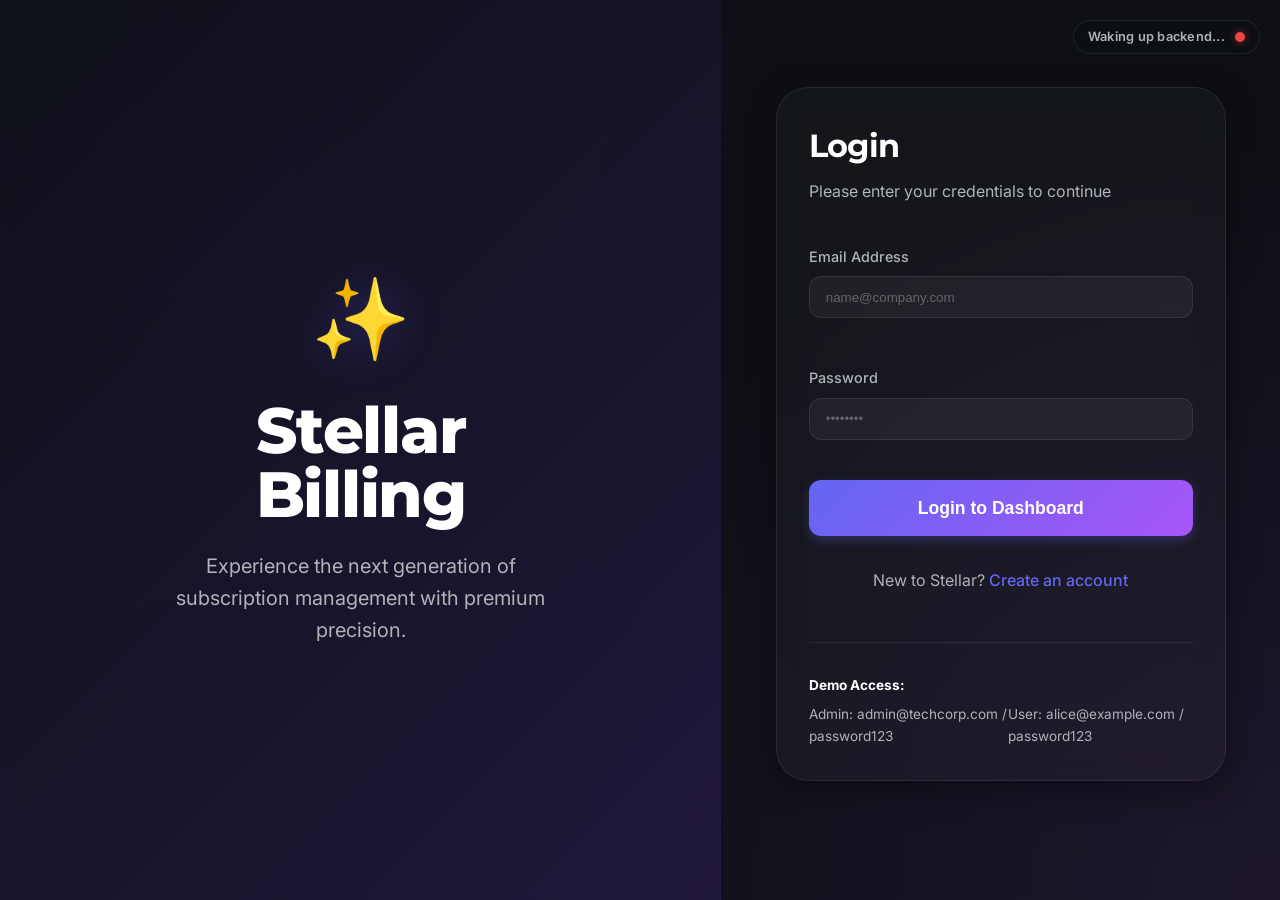
<file: frontend/index.html>
<!DOCTYPE html>
<html lang="en">

<head>
    <meta charset="UTF-8">
    <meta name="viewport" content="width=device-width, initial-scale=1.0">
    <title>Login - Stellar Billing</title>
    <link rel="stylesheet" href="style.css">
</head>

<body>
    <div id="backend-status-container"
        style="position: fixed; top: 20px; right: 20px; display: flex; align-items: center; gap: 10px; z-index: 9999; background: rgba(13, 15, 20, 0.6); padding: 6px 14px; border-radius: 20px; border: 1px solid var(--card-border); backdrop-filter: blur(8px); transition: all 0.4s ease;">
        <span id="backend-text"
            style="color: var(--text-secondary); font-size: 0.8rem; font-weight: 600; letter-spacing: 0.02em;">Waking up
            backend...</span>
        <div id="backend-status"
            style="width: 10px; height: 10px; background: #ef4444; border-radius: 50%; box-shadow: 0 0 10px rgba(239, 68, 68, 0.5); transition: all 0.3s ease;">
        </div>
    </div>

    <div class="dashboard-layout" style="display: flex;">
        <!-- Left Side: Branding/Illustration -->
        <div style="flex: 1.2; background: linear-gradient(135deg, rgba(13, 15, 20, 0.8) 0%, rgba(26, 20, 46, 0.8) 50%, rgba(37, 27, 69, 0.8) 100%), url('https://lh3.googleusercontent.com/aida-public/[base64]'); background-size: cover; background-position: center; display: flex; flex-direction: column; justify-content: center; align-items: center; padding: 4rem; position: relative; overflow: hidden;"
            class="branding-section">

            <div style="z-index: 10; text-align: center;">
                <div style="font-size: 5rem; margin-bottom: 1rem; filter: drop-shadow(0 0 20px var(--accent-glow));">✨
                </div>
                <h1 style="font-size: 4rem; font-weight: 800; margin-bottom: 1.5rem; line-height: 1;">Stellar<br>Billing
                </h1>
                <p style="font-size: 1.25rem; color: var(--text-secondary); max-width: 400px;">Experience the next
                    generation of subscription management with premium precision.</p>
            </div>
        </div>

        <!-- Right Side: Login Form -->
        <div style="flex: 1; display: flex; justify-content: center; align-items: center; padding: 2rem;">
            <div class="card" style="width: 100%; max-width: 450px; border-radius: 32px;">
                <h2 style="margin-bottom: 0.5rem; font-size: 2rem;">Login</h2>
                <p style="color: var(--text-secondary); margin-bottom: 2.5rem;">Please enter your credentials to
                    continue</p>

                <form id="loginForm">
                    <div style="margin-bottom: 1.5rem;">
                        <label>Email Address</label>
                        <input type="email" id="email" required placeholder="name@company.com">
                    </div>

                    <div style="margin-bottom: 1rem;">
                        <label>Password</label>
                        <input type="password" id="password" required placeholder="••••••••">
                    </div>

                    <button type="submit" style="width: 100%; height: 56px; font-size: 1.1rem;">
                        Login to Dashboard
                    </button>
                </form>

                <p style="text-align: center; margin-top: 2rem; color: var(--text-secondary);">
                    New to Stellar? <a href="auth/register.html">Create an account</a>
                </p>

                <div
                    style="margin-top: 3rem; padding-top: 2rem; border-top: 1px solid var(--card-border); font-size: 0.85rem; color: var(--text-secondary);">
                    <strong style="color: white; display: block; margin-bottom: 0.5rem;">Demo Access:</strong>
                    <div style="display: flex; justify-content: space-between;">
                        <span>Admin: admin@techcorp.com / password123</span>
                        <span>User: alice@example.com / password123</span>
                    </div>
                </div>
            </div>
        </div>
    </div>

    <script src="./config.js"></script>
    <script>
        const wait = (ms) => new Promise(resolve => setTimeout(resolve, ms));

        async function checkBackend(maxRetries = 20) {
            let attempts = 0;
            const statusIndicator = document.getElementById('backend-status');
            const statusText = document.getElementById('backend-text');

            while (attempts < maxRetries) {
                try {
                    const response = await fetch(`${API_URL}/auth/ping`, {
                        method: 'GET',
                        headers: { 'Content-Type': 'application/json' },
                    });

                    if (response.ok) {
                        console.log("Welcome to Stellar!");
                        statusIndicator.style.background = '#22c55e'; // Green
                        statusIndicator.style.boxShadow = '0 0 10px rgba(34, 197, 94, 0.5)';
                        statusText.textContent = 'Backend connected!';
                        statusText.style.color = '#22c55e';
                        return true;
                    }
                } catch (error) {
                    console.log('Connection failed, retrying...');
                    statusIndicator.style.background = '#ef4444'; // Red
                    statusIndicator.style.boxShadow = '0 0 10px rgba(239, 68, 68, 0.5)';
                    statusText.textContent = 'Waking up backend...';
                    statusText.style.color = 'var(--text-secondary)';
                }

                attempts++;
                console.log(`Backend not ready. Attempt ${attempts}/${maxRetries}. Retrying in 5s...`);
                await wait(5000);
            }

            statusText.textContent = 'Backend offline';
            statusText.style.color = '#ef4444';
            console.error('Max retries reached. System offline.');
            return false;
        }

        checkBackend();

        document.getElementById('loginForm').addEventListener('submit', async (e) => {
            e.preventDefault();
            const email = document.getElementById('email').value;
            const password = document.getElementById('password').value;

            try {
                const res = await fetch(`${API_URL}/auth/login`, {
                    method: 'POST',
                    headers: { 'Content-Type': 'application/json' },
                    body: JSON.stringify({ email, password })
                });

                if (!res.ok) throw new Error('Login failed. Please check your credentials.');

                const user = await res.json();
                localStorage.setItem('user', JSON.stringify(user));

                if (user.role === 'company') {
                    window.location.href = 'company/dashboard.html';
                } else {
                    window.location.href = 'user/dashboard.html';
                }
            } catch (err) {
                alert(err.message);
            }
        });
    </script>
</body>

</html>
</file>
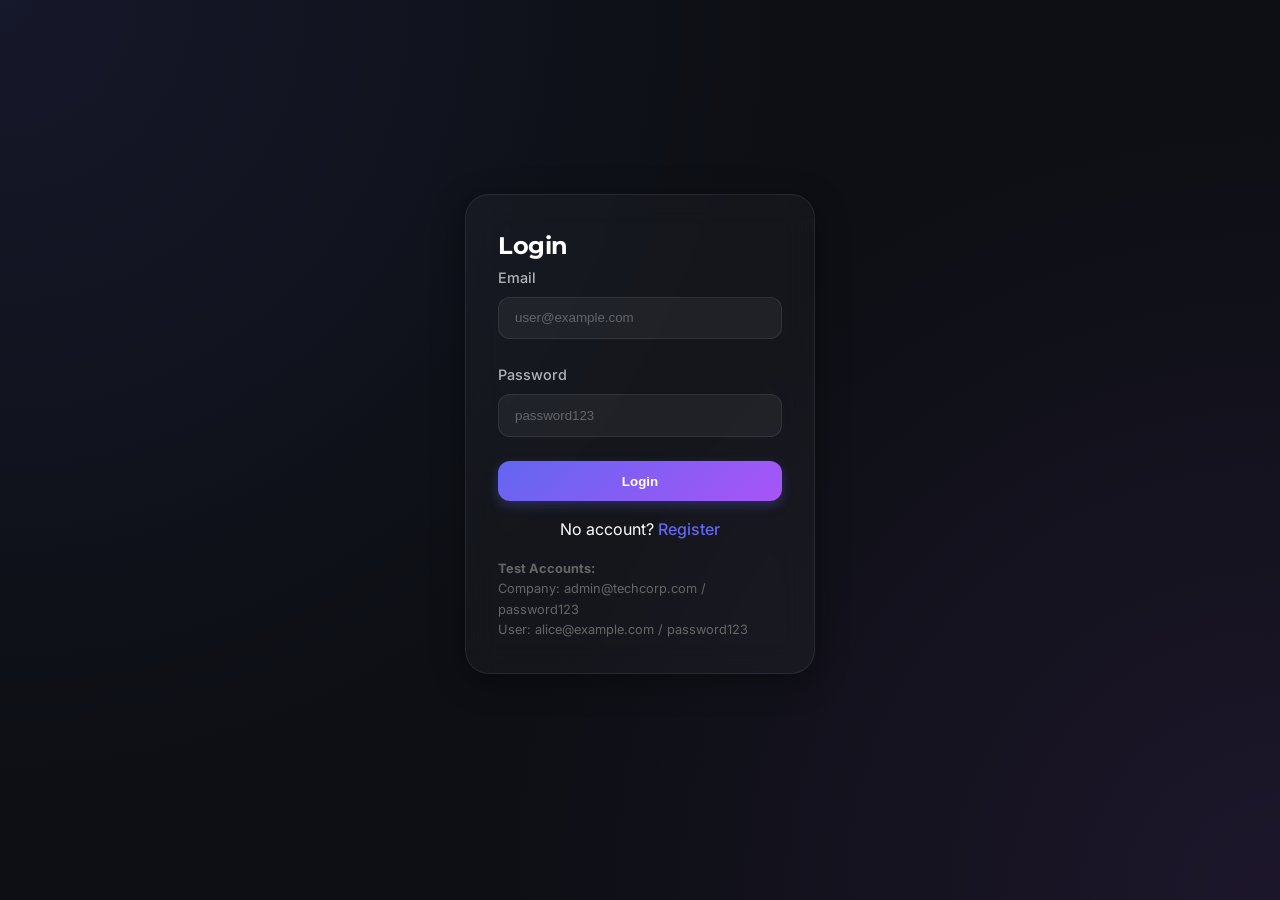
<file: frontend/auth/index.html>
<!DOCTYPE html>
<html lang="en">

<head>
    <meta charset="UTF-8">
    <title>Login - Billing System</title>
    <link rel="stylesheet" href="../style.css">
</head>

<body style="display:flex; justify-content:center; align-items:center; height:100vh;">

    <div class="card" style="width: 350px;">
        <h2>Login</h2>
        <form id="loginForm">
            <label>Email</label>
            <input type="email" id="email" required placeholder="user@example.com">

            <label>Password</label>
            <input type="password" id="password" required placeholder="password123">

            <button type="submit" style="width:100%">Login</button>
        </form>
        <p style="text-align:center; margin-top:1rem;">
            No account? <a href="register.html">Register</a>
        </p>
        <div style="margin-top: 1rem; font-size: 0.8rem; color: #666;">
            <strong>Test Accounts:</strong><br>
            Company: admin@techcorp.com / password123<br>
            User: alice@example.com / password123
        </div>
    </div>

    <script src="../config.js"></script>
    <script>
        document.getElementById('loginForm').addEventListener('submit', async (e) => {
            e.preventDefault();
            const email = document.getElementById('email').value;
            const password = document.getElementById('password').value;

            try {
                const res = await fetch(`${API_URL}/auth/login`, {
                    method: 'POST',
                    headers: { 'Content-Type': 'application/json' },
                    body: JSON.stringify({ email, password })
                });

                if (!res.ok) throw new Error('Login failed');

                const user = await res.json();
                localStorage.setItem('user', JSON.stringify(user));

                if (user.role === 'company') {
                    window.location.href = '../company/dashboard.html';
                } else {
                    window.location.href = '../user/dashboard.html';
                }
            } catch (err) {
                alert(err.message);
            }
        });
    </script>
</body>

</html>
</file>
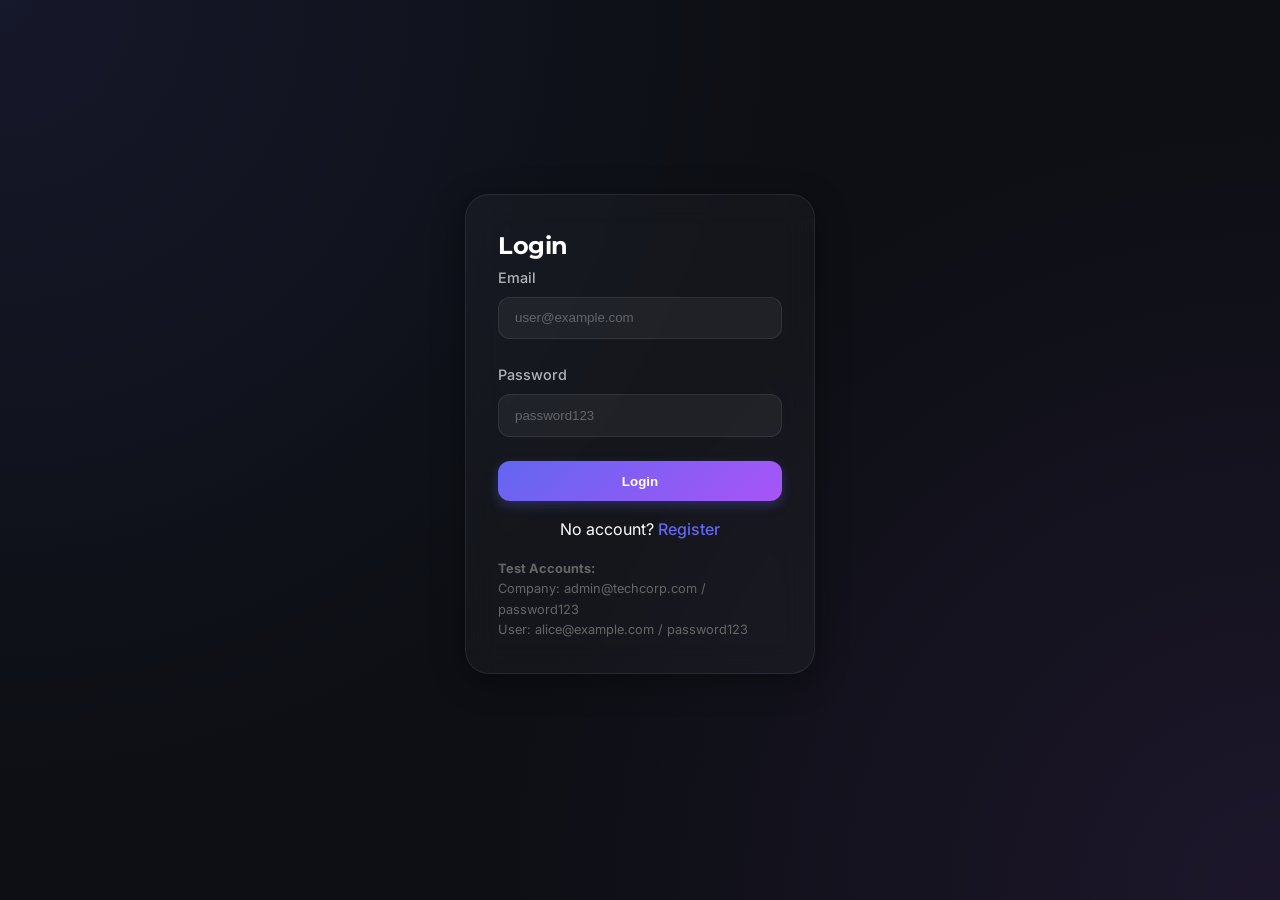
<file: frontend/auth/login.html>
<!DOCTYPE html>
<html lang="en">
<head>
    <meta charset="UTF-8">
    <title>Login - Billing System</title>
    <link rel="stylesheet" href="../style.css">
</head>
<body style="display:flex; justify-content:center; align-items:center; height:100vh;">

    <div class="card" style="width: 350px;">
        <h2>Login</h2>
        <form id="loginForm">
            <label>Email</label>
            <input type="email" id="email" required placeholder="user@example.com">
            
            <label>Password</label>
            <input type="password" id="password" required placeholder="password123">
            
            <button type="submit" style="width:100%">Login</button>
        </form>
        <p style="text-align:center; margin-top:1rem;">
            No account? <a href="register.html">Register</a>
        </p>
        <div style="margin-top: 1rem; font-size: 0.8rem; color: #666;">
            <strong>Test Accounts:</strong><br>
            Company: admin@techcorp.com / password123<br>
            User: alice@example.com / password123
        </div>
    </div>

    <script src="../config.js"></script>
    <script>
        document.getElementById('loginForm').addEventListener('submit', async (e) => {
            e.preventDefault();
            const email = document.getElementById('email').value;
            const password = document.getElementById('password').value;

            try {
                const res = await fetch(`${API_URL}/auth/login`, {
                    method: 'POST',
                    headers: {'Content-Type': 'application/json'},
                    body: JSON.stringify({email, password})
                });

                if (!res.ok) throw new Error('Login failed');

                const user = await res.json();
                localStorage.setItem('user', JSON.stringify(user));

                if (user.role === 'company') {
                    window.location.href = '../company/dashboard.html';
                } else {
                    window.location.href = '../user/dashboard.html';
                }
            } catch (err) {
                alert(err.message);
            }
        });
    </script>
</body>
</html>
</file>
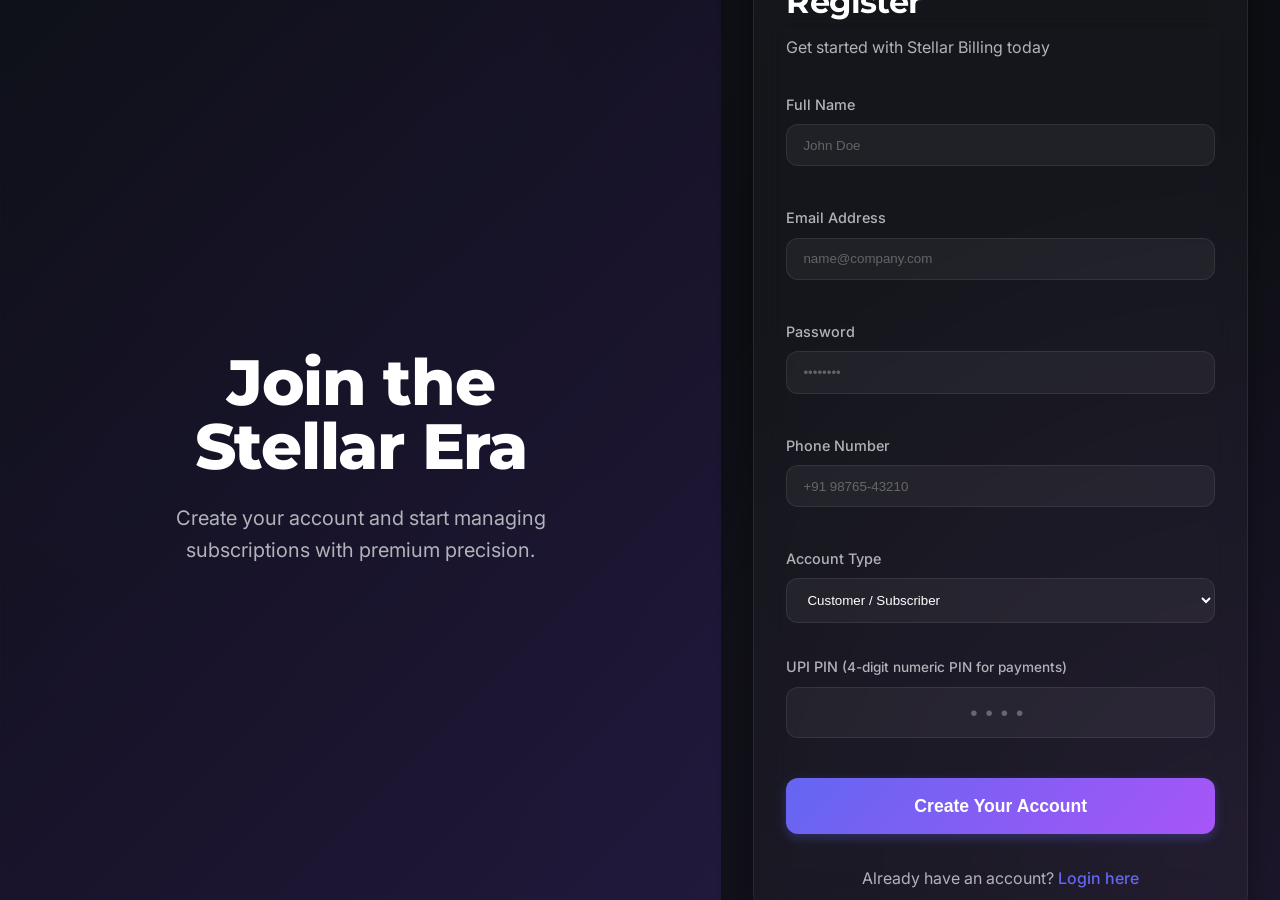
<file: frontend/auth/register.html>
<!DOCTYPE html>
<html lang="en">

<head>
    <meta charset="UTF-8">
    <meta name="viewport" content="width=device-width, initial-scale=1.0">
    <title>Register - Stellar Billing</title>
    <link rel="stylesheet" href="../style.css">
</head>

<body>
    <div class="dashboard-layout" style="display: flex;">
        <!-- Left Side: Branding/Illustration -->
        <div style="flex: 1.2; background: linear-gradient(135deg, rgba(13, 15, 20, 0.8) 0%, rgba(26, 20, 46, 0.8) 50%, rgba(37, 27, 69, 0.8) 100%), url('https://lh3.googleusercontent.com/aida-public/[base64]'); background-size: cover; background-position: center; display: flex; flex-direction: column; justify-content: center; align-items: center; padding: 4rem; position: relative; overflow: hidden;"
            class="branding-section">

            <div style="z-index: 10; text-align: center;">
                <div
                    style="font-size: 5rem; margin-bottom: 1rem; filter: drop-shadow(0 0 20px rgba(168, 85, 247, 0.4));">
                </div>
                <h1 style="font-size: 4rem; font-weight: 800; margin-bottom: 1.5rem; line-height: 1;">Join
                    the<br>Stellar Era</h1>
                <p style="font-size: 1.25rem; color: var(--text-secondary); max-width: 400px;">Create your account and
                    start managing subscriptions with premium precision.</p>
            </div>
        </div>

        <!-- Right Side: Register Form -->
        <div style="flex: 1; display: flex; justify-content: center; align-items: center; padding: 2rem;">
            <div class="card" style="width: 100%; max-width: 500px; border-radius: 32px;">
                <h2 style="margin-bottom: 0.5rem; font-size: 2rem;">Register</h2>
                <p style="color: var(--text-secondary); margin-bottom: 2rem;">Get started with Stellar Billing today</p>

                <form id="registerForm">
                    <div style="display: grid; grid-template-columns: 1fr 1fr; gap: 1rem; margin-bottom: 1rem;">
                        <div style="grid-column: span 2;">
                            <label>Full Name</label>
                            <input type="text" id="name" required placeholder="John Doe">
                        </div>
                        <div style="grid-column: span 2;">
                            <label>Email Address</label>
                            <input type="email" id="email" required placeholder="name@company.com">
                        </div>
                        <div style="grid-column: span 2;">
                            <label>Password</label>
                            <input type="password" id="password" required placeholder="••••••••">
                        </div>
                        <div style="grid-column: span 2;">
                            <label>Phone Number</label>
                            <input type="tel" id="phoneNumber" required placeholder="+91 98765-43210">
                        </div>
                        <div style="grid-column: span 2;">
                            <label>Account Type</label>
                            <select id="role"
                                style="background: rgba(255, 255, 255, 0.05); border: 1px solid var(--card-border); border-radius: 12px; padding: 0.8rem 1rem; color: white; width: 100%; margin-bottom: 1rem;">
                                <option value="user" style="background: var(--bg-color);">Customer / Subscriber</option>
                                <option value="company" style="background: var(--bg-color);">Company / Merchant</option>
                            </select>
                        </div>
                        <div style="grid-column: span 2;" id="upiPinGroup">
                            <label>UPI PIN <span style="color: var(--text-secondary); font-size: 0.85rem;">(4-digit
                                    numeric PIN for payments)</span></label>
                            <input type="password" id="upiPin" maxlength="4" pattern="[0-9]{4}" inputmode="numeric"
                                placeholder="••••"
                                style="letter-spacing: 0.5rem; text-align: center; font-size: 1.3rem;">
                        </div>
                    </div>

                    <button type="submit" style="width: 100%; height: 56px; font-size: 1.1rem; margin-top: 1rem;">
                        Create Your Account
                    </button>
                </form>

                <p style="text-align: center; margin-top: 2rem; color: var(--text-secondary);">
                    Already have an account? <a href="../index.html">Login here</a>
                </p>
            </div>
        </div>
    </div>

    <script src="../config.js"></script>
    <script>
        // Toggle UPI PIN field based on role
        const roleSelect = document.getElementById('role');
        const upiPinGroup = document.getElementById('upiPinGroup');
        const upiPinInput = document.getElementById('upiPin');

        function toggleUpiField() {
            if (roleSelect.value === 'user') {
                upiPinGroup.style.display = 'block';
                upiPinInput.required = true;
            } else {
                upiPinGroup.style.display = 'none';
                upiPinInput.required = false;
                upiPinInput.value = '';
            }
        }
        roleSelect.addEventListener('change', toggleUpiField);
        toggleUpiField(); // initial state

        document.getElementById('registerForm').addEventListener('submit', async (e) => {
            e.preventDefault();
            const name = document.getElementById('name').value;
            const email = document.getElementById('email').value;
            const password = document.getElementById('password').value;
            const role = document.getElementById('role').value;
            const phone_number = document.getElementById('phoneNumber').value;

            const body = { name, email, password, role, phone_number };

            // Add UPI PIN for user accounts
            if (role === 'user') {
                const pin = document.getElementById('upiPin').value;
                if (!/^[0-9]{4}$/.test(pin)) {
                    alert('Please enter a valid 4-digit UPI PIN');
                    return;
                }
                body.upi_pin = parseInt(pin, 10);
            }

            try {
                const res = await fetch(`${API_URL}/auth/register`, {
                    method: 'POST',
                    headers: { 'Content-Type': 'application/json' },
                    body: JSON.stringify(body)
                });

                if (!res.ok) {
                    const err = await res.json();
                    throw new Error(err.detail || 'Registration failed');
                }

                alert('Registration successful! Please login.');
                window.location.href = '/';
            } catch (err) {
                alert(err.message);
            }
        });
    </script>
</body>

</html>
</file>
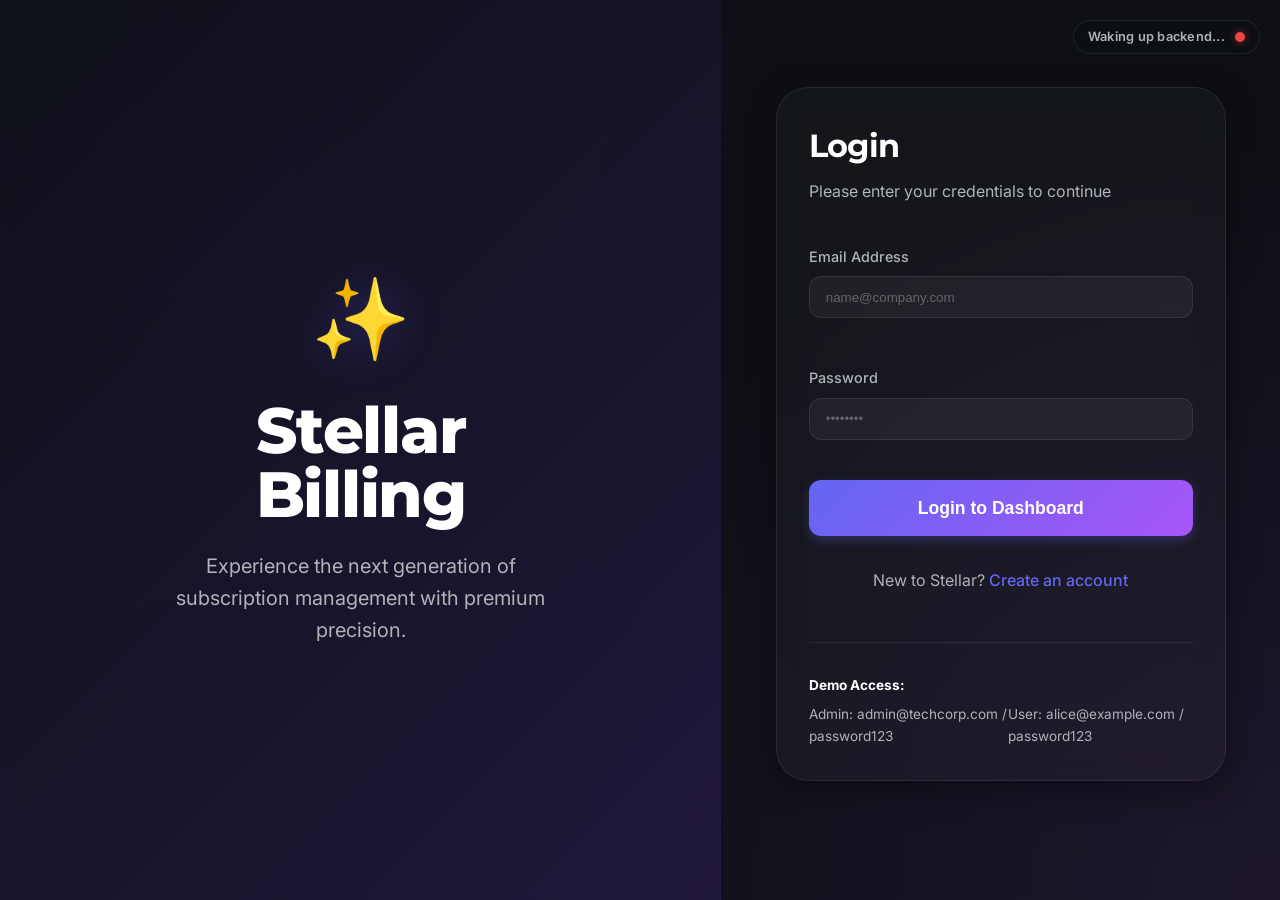
<file: frontend/payment/checkout.html>
<!DOCTYPE html>
<html lang="en">

<head>
    <meta charset="UTF-8">
    <meta name="viewport" content="width=device-width, initial-scale=1.0">
    <title>Secure Checkout - Stellar Billing</title>
    <link rel="stylesheet" href="../style.css">
</head>

<body style="display:flex; justify-content:center; align-items:center; height:100vh;">

    <div class="card"
        style="width: 100%; max-width: 480px; text-align: center; border-radius: 32px; position: relative; overflow: hidden;">
        <div
            style="position: absolute; top: -50px; left: -50px; width: 150px; height: 150px; background: var(--accent-glow); filter: blur(60px); opacity: 0.3; z-index: 0;">
        </div>

        <div style="position: relative; z-index: 1;">
            <h2 style="font-size: 2rem; margin-bottom: 0.5rem;">Secure Checkout</h2>
            <p style="color: var(--text-secondary); margin-bottom: 2rem;">Scan the QR code to complete payment for:</p>

            <div
                style="background: rgba(255,255,255,0.03); border: 1px solid var(--card-border); border-radius: 20px; padding: 1.5rem; margin-bottom: 2rem;">
                <h3 id="planName" style="color: white; font-size: 1.4rem; margin-bottom: 0.25rem;">...</h3>
                <p style="color: var(--text-secondary); font-size: 0.9rem;">Subscription #<span id="subIdText"></span>
                </p>
                <div style="font-size: 2.5rem; font-weight: 800; color: var(--accent-primary); margin-top: 1rem;">
                    ₹<span id="amountDisplay">...</span>
                </div>
            </div>

            <div style="margin: 2.5rem 0;">
                <div id="qrLoading" style="margin-bottom: 1rem; color: var(--text-secondary); font-style: italic;">✨
                    Generating Secure QR Code...</div>
                <a id="qrLink" href="#">
                    <img id="qr"
                        style="width: 260px; height: 260px; border: 2px solid var(--accent-primary); border-radius: 24px; padding: 12px; display: none; background: white; box-shadow: 0 0 20px var(--accent-glow);">
                </a>
            </div>

            <p
                style="color: var(--text-secondary); font-size: 0.9rem; margin-bottom: 2.5rem; line-height: 1.5; padding: 0 1rem;">
                This secure QR code will redirect you to the mobile payment gateway. Please keep this page open until
                confirmed.
            </p>

            <a href="../user/dashboard.html"
                style="color: var(--danger); font-weight: 600; font-size: 0.95rem; opacity: 0.8; transition: opacity 0.2s;">
                ← Cancel & Return to Dashboard
            </a>
        </div>
    </div>

    <script src="../config.js"></script>
    <script>
        requireAuth('user');

        const urlParams = new URLSearchParams(window.location.search);
        const subId = urlParams.get('sub_id');
        const user = getUser();

        if (subId) document.getElementById('subIdText').textContent = subId.toString().slice(-6);

        async function initCheckout() {
            if (!subId || !user) return;

            try {
                const res = await fetch(`${API_URL}/subscriptions/?user_id=${user.id}`);
                const subs = await res.json();
                const subData = subs.find(s => s.id == subId);

                if (!subData) {
                    alert("Subscription not found");
                    window.location.href = '../user/dashboard.html';
                    return;
                }

                document.getElementById('planName').textContent = subData.plan_name;
                document.getElementById('amountDisplay').textContent = subData.price || 0;

                const targetBaseUrl = window.location.href.split('/payment/')[0] + "/frontend/upi.html";
                const fetchUrl = `${API_URL}/payments/generate-qr?amount=${subData.price || 0}&order_id=${subId}&user_id=${user.id}&base_url=${encodeURIComponent(targetBaseUrl)}`;

                const qrRes = await fetch(fetchUrl);
                const qrResData = await qrRes.json();

                const qrImg = document.getElementById("qr");
                qrImg.src = "data:image/png;base64," + qrResData.qr_base64;
                qrImg.style.display = "inline-block";
                document.getElementById("qrLoading").style.display = "none";
                document.getElementById("qrLink").href = qrResData.encoded_data;

                startPolling();

            } catch (err) {
                console.error("Init Error:", err);
                document.getElementById("qrLoading").innerHTML = `<span style="color: var(--danger)">Failed to generate QR. Please refresh.</span>`;
            }
        }

        function startPolling() {
            const pollInterval = setInterval(async () => {
                try {
                    const res = await fetch(`${API_URL}/subscriptions/${subId}`);
                    if (!res.ok) return;

                    const subData = await res.json();
                    if (subData.status === 'active') {
                        clearInterval(pollInterval);
                        window.location.href = '../user/dashboard.html';
                    }
                } catch (err) {
                    console.error("Polling error:", err);
                }
            }, 2000);

            setTimeout(() => clearInterval(pollInterval), 300000);
        }

        initCheckout();
    </script>
</body>

</html>
</file>
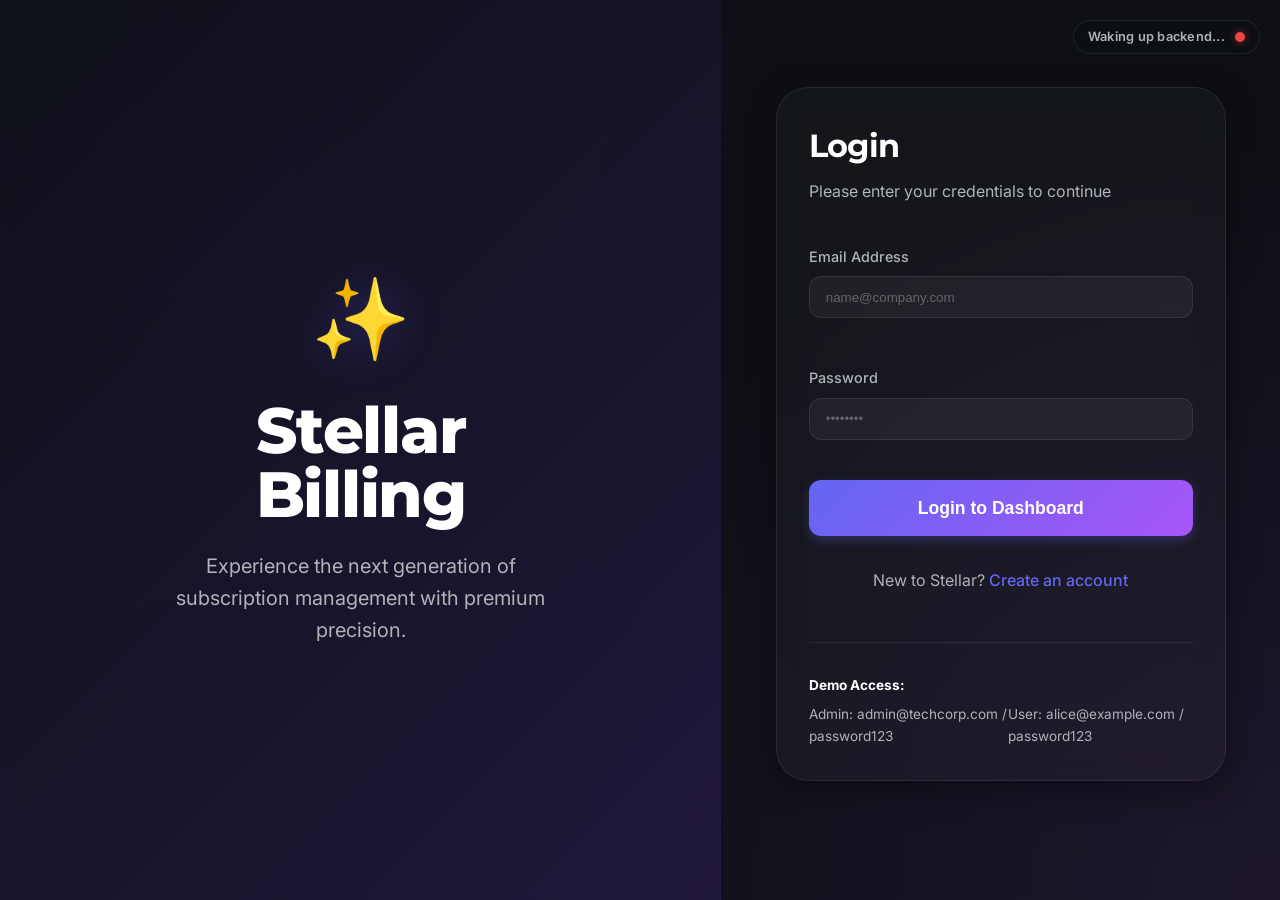
<file: frontend/payment/upi.html>
<!DOCTYPE html>
<html lang="en">

<head>
    <meta charset="UTF-8">
    <meta name="viewport" content="width=device-width, initial-scale=1.0">
    <title>Payment Checkout</title>
    <style>
        * {
            margin: 0;
            padding: 0;
            box-sizing: border-box;
        }

        body {
            font-family: -apple-system, BlinkMacSystemFont, 'Segoe UI', Roboto, Oxygen, Ubuntu, Cantarell, sans-serif;
            background: #f5f5f5;
            min-height: 100vh;
            display: flex;
            justify-content: center;
            align-items: center;
            padding: 0;
            margin: 0;
        }

        .mobile-container {
            width: 100%;
            max-width: 390px;
            height: 100vh;
            max-height: 844px;
            background: white;
            border-radius: 0;
            box-shadow: none;
            position: relative;
            overflow: hidden;
            display: flex;
            flex-direction: column;
        }

        /* Tablet and Desktop Styles */
        @media (min-width: 768px) {
            body {
                padding: 20px;
            }

            .mobile-container {
                height: 844px;
                border-radius: 30px;
                box-shadow: 0 20px 60px rgba(0, 0, 0, 0.15);
                overflow-y: auto;
            }

            .status-bar {
                display: none;
            }

            .bottom-indicator {
                display: block;
            }
        }

        /* Mobile Styles */
        @media (max-width: 767px) {
            .mobile-container {
                max-width: 100%;
                height: 100vh;
                border-radius: 0;
            }

            .status-bar {
                display: flex;
                background: white;
            }

            .bottom-indicator {
                display: none;
            }
        }

        /* Small Mobile Screens */
        @media (max-width: 375px) {
            .amount {
                font-size: 48px;
            }

            .logo-container {
                width: 100px;
                height: 100px;
                margin-bottom: 20px;
            }

            .logo {
                width: 50px;
                height: 50px;
            }

            .content {
                padding: 30px 20px;
            }
        }

        /* Large Desktop Screens */
        @media (min-width: 1024px) {
            .mobile-container {
                max-width: 420px;
            }
        }

        .status-bar {
            display: flex;
            justify-content: space-between;
            align-items: center;
            padding: 12px 20px;
            height: 44px;
        }

        .time {
            font-size: 15px;
            font-weight: 600;
            color: #000;
        }

        .status-icons {
            display: flex;
            gap: 5px;
            align-items: center;
        }

        .signal,
        .wifi,
        .battery {
            color: #000;
        }

        .header {
            display: flex;
            justify-content: space-between;
            align-items: center;
            padding: 20px;
        }

        .close-btn,
        .menu-btn {
            width: 24px;
            height: 24px;
            background: none;
            border: none;
            cursor: pointer;
            font-size: 24px;
            color: #666;
            display: flex;
            align-items: center;
            justify-content: center;
        }

        /* Responsive Header Styles */
        @media (max-width: 767px) {
            .status-bar {
                padding: 10px 15px;
                height: 40px;
            }

            .time {
                font-size: 14px;
            }

            .header {
                padding: 15px;
            }

            .close-btn,
            .menu-btn {
                width: 22px;
                height: 22px;
                font-size: 22px;
            }
        }

        @media (max-width: 375px) {
            .status-bar {
                padding: 8px 12px;
            }

            .header {
                padding: 12px;
            }

            .close-btn,
            .menu-btn {
                width: 20px;
                height: 20px;
                font-size: 20px;
            }
        }

        @media (min-width: 768px) {
            .header {
                padding: 25px;
            }
        }

        .content {
            padding: 40px 20px;
            text-align: center;
        }

        .logo-container {
            width: 120px;
            height: 120px;
            margin: 0 auto 30px;
            border-radius: 50%;
            border: 1px solid #e5e5e5;
            display: flex;
            align-items: center;
            justify-content: center;
            background: white;
        }

        .logo {
            width: 60px;
            height: 60px;
        }

        .merchant-name {
            font-size: 20px;
            font-weight: 600;
            color: #333;
            margin-bottom: 8px;
        }

        .merchant-upi {
            font-size: 14px;
            color: #999;
            margin-bottom: 40px;
        }

        .amount {
            font-size: 56px;
            font-weight: 700;
            color: #000;
            margin-bottom: 20px;
            letter-spacing: -1px;
        }

        .order-id {
            background: #f0f4ff;
            color: #666;
            font-size: 14px;
            padding: 12px 20px;
            border-radius: 8px;
            display: inline-block;
            margin-bottom: 60px;
        }

        /* Responsive Content Styles */
        @media (max-width: 767px) {
            .content {
                padding: 30px 20px;
            }

            .logo-container {
                width: 100px;
                height: 100px;
                margin-bottom: 25px;
            }

            .logo {
                width: 50px;
                height: 50px;
            }

            .merchant-name {
                font-size: 18px;
            }

            .merchant-upi {
                font-size: 13px;
                margin-bottom: 30px;
            }

            .amount {
                font-size: 48px;
            }

            .order-id {
                font-size: 12px;
                padding: 10px 16px;
                margin-bottom: 40px;
            }
        }

        @media (max-width: 375px) {
            .content {
                padding: 20px 15px;
            }

            .amount {
                font-size: 42px;
            }

            .order-id {
                font-size: 11px;
                padding: 8px 12px;
                margin-bottom: 30px;
            }
        }

        @media (min-width: 768px) {
            .content {
                padding: 30px 30px 20px;
            }

            .logo-container {
                margin-bottom: 25px;
            }

            .merchant-upi {
                margin-bottom: 30px;
            }

            .order-id {
                margin-bottom: 40px;
            }
        }

        .payment-method-section {
            text-align: left;
            padding: 0 20px;
            margin-bottom: 30px;
        }

        .section-title {
            font-size: 12px;
            color: #999;
            text-transform: uppercase;
            letter-spacing: 0.5px;
            margin-bottom: 15px;
        }

        .payment-method {
            display: flex;
            align-items: center;
            justify-content: space-between;
            padding: 16px;
            border: 1px solid #e5e5e5;
            border-radius: 12px;
            cursor: pointer;
            transition: all 0.3s ease;
        }

        .payment-method:hover {
            border-color: #2d5bff;
            background: #f8f9ff;
        }

        .payment-method-left {
            display: flex;
            align-items: center;
            gap: 12px;
        }

        .bank-logo {
            width: 40px;
            height: 40px;
            border-radius: 8px;
            background: #fff;
            display: flex;
            align-items: center;
            justify-content: center;
            border: 1px solid #e5e5e5;
        }

        .bank-details {
            display: flex;
            flex-direction: column;
        }

        .bank-name {
            font-size: 15px;
            font-weight: 600;
            color: #000;
            margin-bottom: 2px;
        }

        .account-number {
            font-size: 13px;
            color: #999;
        }

        .dropdown-icon {
            font-size: 20px;
            color: #999;
        }

        .pay-button {
            margin: 20px;
            width: calc(100% - 40px);
            padding: 18px;
            background: #2d5bff;
            color: white;
            font-size: 16px;
            font-weight: 600;
            border: none;
            border-radius: 50px;
            cursor: pointer;
            transition: all 0.3s ease;
            box-shadow: 0 4px 12px rgba(45, 91, 255, 0.3);
        }

        .pay-button:hover {
            background: #2347dd;
            transform: translateY(-1px);
            box-shadow: 0 6px 16px rgba(45, 91, 255, 0.4);
        }

        .pay-button:active {
            transform: translateY(0);
        }

        .powered-by {
            display: flex;
            align-items: center;
            justify-content: center;
            gap: 8px;
            font-size: 11px;
            color: #999;
            margin-top: 15px;
        }

        /* Responsive Payment Method Styles */
        @media (max-width: 767px) {
            .payment-method-section {
                padding: 0 15px;
                margin-bottom: 20px;
            }

            .section-title {
                font-size: 11px;
                margin-bottom: 12px;
            }

            .payment-method {
                padding: 14px;
            }

            .bank-logo {
                width: 36px;
                height: 36px;
            }

            .bank-name {
                font-size: 14px;
            }

            .account-number {
                font-size: 12px;
            }

            .pay-button {
                margin: 15px;
                width: calc(100% - 30px);
                padding: 16px;
                font-size: 15px;
            }

            .powered-by {
                font-size: 10px;
                margin-top: 10px;
            }
        }

        @media (max-width: 375px) {
            .payment-method-section {
                padding: 0 12px;
            }

            .payment-method {
                padding: 12px;
            }

            .bank-logo {
                width: 32px;
                height: 32px;
            }

            .bank-name {
                font-size: 13px;
            }

            .account-number {
                font-size: 11px;
            }

            .pay-button {
                margin: 12px;
                width: calc(100% - 24px);
                padding: 14px;
                font-size: 14px;
            }
        }

        @media (min-width: 768px) {
            .payment-method-section {
                padding: 0 30px;
                margin-bottom: 25px;
            }

            .payment-method {
                padding: 18px;
            }

            .pay-button {
                margin: 20px 30px;
                width: calc(100% - 60px);
                padding: 18px;
            }

            .powered-by {
                margin-top: 15px;
                padding-bottom: 20px;
            }
        }

        /* Modal Overlay */
        .modal-overlay {
            position: fixed;
            top: 0;
            left: 0;
            width: 100%;
            height: 100%;
            background: rgba(0, 0, 0, 0.5);
            display: none;
            align-items: center;
            justify-content: center;
            z-index: 1000;
            opacity: 0;
            transition: opacity 0.3s ease;
            padding: 20px;
        }

        .modal-overlay.show {
            display: flex;
            opacity: 1;
        }

        /* UPI PIN Modal */
        .pin-modal {
            background: white;
            border-radius: 20px;
            padding: 40px 30px;
            width: 100%;
            max-width: 350px;
            text-align: center;
            transform: scale(0.9);
            transition: transform 0.3s ease;
        }

        .modal-overlay.show .pin-modal {
            transform: scale(1);
        }

        .pin-header {
            display: flex;
            align-items: center;
            justify-content: space-between;
            margin-bottom: 30px;
        }

        .pin-title {
            font-size: 14px;
            color: #666;
            letter-spacing: 0.5px;
            font-weight: 500;
        }

        .show-pin-btn {
            display: flex;
            align-items: center;
            gap: 6px;
            background: none;
            border: none;
            color: #999;
            font-size: 13px;
            cursor: pointer;
            text-transform: uppercase;
            letter-spacing: 0.5px;
        }

        .eye-icon {
            font-size: 18px;
        }

        .pin-dots {
            display: flex;
            justify-content: center;
            gap: 20px;
            margin: 30px 0 40px;
        }

        .pin-dot {
            width: 16px;
            height: 16px;
            border-radius: 50%;
            background: #ddd;
            transition: all 0.2s ease;
        }

        .pin-dot.filled {
            background: #333;
            transform: scale(1.1);
        }

        .pin-input {
            position: absolute;
            opacity: 0;
            pointer-events: none;
        }

        /* Success Screen */
        .success-screen {
            position: fixed;
            top: 0;
            left: 0;
            width: 100%;
            height: 100%;
            background: #f5f5f5;
            display: none;
            align-items: center;
            justify-content: center;
            z-index: 2000;
            opacity: 0;
            transition: opacity 0.3s ease;
        }

        .success-screen.show {
            display: flex;
            opacity: 1;
        }

        .success-content {
            text-align: center;
            padding: 40px 20px;
            max-width: 400px;
        }

        .success-icon {
            width: 80px;
            height: 80px;
            background: #4caf50;
            border-radius: 50%;
            display: flex;
            align-items: center;
            justify-content: center;
            margin: 0 auto 30px;
            animation: scaleIn 0.5s ease;
        }

        .success-icon::before {
            content: '✓';
            font-size: 48px;
            color: white;
            font-weight: bold;
        }

        @keyframes scaleIn {
            0% {
                transform: scale(0);
            }

            50% {
                transform: scale(1.1);
            }

            100% {
                transform: scale(1);
            }
        }

        .success-title {
            font-size: 22px;
            font-weight: 600;
            color: #333;
            margin-bottom: 12px;
        }

        .success-message {
            font-size: 15px;
            color: #999;
            line-height: 1.5;
        }

        /* Responsive Modal Styles */
        @media (max-width: 767px) {
            .pin-modal {
                padding: 30px 20px;
                max-width: 90%;
            }

            .pin-dots {
                gap: 15px;
            }

            .success-icon {
                width: 70px;
                height: 70px;
            }

            .success-icon::before {
                font-size: 40px;
            }

            .success-title {
                font-size: 20px;
            }

            .success-message {
                font-size: 14px;
            }
        }

        @media (max-width: 375px) {
            .pin-modal {
                padding: 25px 15px;
            }

            .pin-title {
                font-size: 12px;
            }

            .show-pin-btn {
                font-size: 11px;
            }

            .pin-dots {
                gap: 12px;
                margin: 20px 0 30px;
            }

            .pin-dot {
                width: 14px;
                height: 14px;
            }

            .success-title {
                font-size: 18px;
            }
        }

        @media (min-width: 768px) {
            .pin-modal {
                padding: 50px 40px;
            }

            .success-content {
                padding: 60px 40px;
            }

            .success-icon {
                width: 100px;
                height: 100px;
            }

            .success-icon::before {
                font-size: 60px;
            }

            .success-title {
                font-size: 26px;
            }

            .success-message {
                font-size: 16px;
            }
        }

        /* Bottom indicator */
        .bottom-indicator {
            position: absolute;
            bottom: 8px;
            left: 50%;
            transform: translateX(-50%);
            width: 134px;
            height: 5px;
            background: #000;
            border-radius: 100px;
        }

        /* Doordash Logo SVG */
        .doordash-logo {
            fill: #eb1700;
        }
    </style>
</head>

<body>
    <div class="mobile-container">

        <div class="header">
            <button class="close-btn">✕</button>
            <button class="menu-btn">⋮</button>
        </div>

        <div class="content">
            <div class="logo-container">
                <svg class="logo doordash-logo" viewBox="0 0 256 256" xmlns="http://www.w3.org/2000/svg">
                    <path
                        d="M256 128c0 21.7-13.1 40.3-31.9 48.4-2.6.9-5.3 1.6-8.1 2.1-8.6 1.7-17.8 1.2-26.7-2.1-16.4-6.1-29.1-19.8-33.9-36.8-1.3-4.6-2-9.4-2-14.3V93.7c0-8.9 7.2-16.1 16.1-16.1h70.4c8.9 0 16.1 7.2 16.1 16.1V128zm-83.9-34.3v34.6c0 3.3.5 6.5 1.4 9.6 3.2 11.4 12.3 20.6 23.7 24.7 6.2 2.2 12.8 2.5 19.2 1.4 1.9-.3 3.7-.8 5.5-1.4 12.6-5.5 21.3-18 21.3-32.3V93.7H172.1z" />
                    <path
                        d="M147.5 77.6H77.1c-8.9 0-16.1 7.2-16.1 16.1v34.6c0 23.5 19.1 42.6 42.6 42.6h11.3c4.5 0 8.1-3.6 8.1-8.1v-68.1c0-9.5 7.7-17.1 17.1-17.1h7.4z" />
                    <path
                        d="M50.9 93.7c0-8.9-7.2-16.1-16.1-16.1H16.1C7.2 77.6 0 84.8 0 93.7V128c0 35.3 28.7 64 64 64h3.2c4.5 0 8.1-3.6 8.1-8.1v-7.4c0-9.5-7.7-17.1-17.1-17.1-17.7 0-32-14.3-32-32V93.7h24.7z" />
                </svg>
            </div>

            <div class="merchant-name">Paying </div>
            <div class="merchant-upi">stellarbilling.upi@axisbank</div>

            <div class="amount">₹</div>

            <div class="order-id"> Order Id 151091256777</div>
        </div>

        <div class="payment-method-section">
            <div class="section-title">Choose account or card to pay with</div>
            <div class="payment-method">
                <div class="payment-method-left">
                    <div class="bank-logo">
                        <svg width="24" height="24" viewBox="0 0 24 24" fill="none">
                            <path d="M12 2L2 7v10c0 5.5 3.84 10.74 9 12 5.16-1.26 9-6.5 9-12V7l-10-5z" fill="#97144D" />
                            <path d="M12 2L2 7v10c0 5.5 3.84 10.74 9 12 5.16-1.26 9-6.5 9-12V7l-10-5z" fill="url(#grad)"
                                opacity="0.3" />
                        </svg>
                    </div>
                    <div class="bank-details">
                        <div class="bank-name">Axis Bank ···· 9999</div>
                        <div class="account-number">9976567788@okaxis</div>
                    </div>
                </div>
                <div class="dropdown-icon">›</div>
            </div>
        </div>

        <button class="pay-button" onclick="processPayment()">Pay ₹</button>

        <div class="powered-by">
            POWERED BY <strong>UPI</strong> | <strong>AXIS BANK</strong>
        </div>

        <div class="bottom-indicator"></div>
    </div>

    <!-- UPI PIN Modal -->
    <div id="pinModal" class="modal-overlay">
        <div class="pin-modal">
            <div class="pin-header">
                <div class="pin-title">ENTER UPI PIN</div>
            </div>

            <div class="pin-dots">
                <div class="pin-dot" id="dot1"></div>
                <div class="pin-dot" id="dot2"></div>
                <div class="pin-dot" id="dot3"></div>
                <div class="pin-dot" id="dot4"></div>
            </div>

            <input type="password" id="pinInput" class="pin-input" maxlength="4" pattern="[0-9]*" inputmode="numeric"
                autofocus>
        </div>
    </div>

    <!-- Success Screen -->
    <div id="successScreen" class="success-screen">
        <div class="success-content">
            <div class="success-icon"></div>
            <div class="success-title">Payment of ₹ successful!</div>
            <div class="success-message">Thank you for your purchase, your subscription will be active in a moment ;)
            </div>
        </div>
    </div>

    <script src="../config.js"></script>
    <script>
        // Remove requireAuth('user'); // Allow paying without login (e.g. mobile scan)

        // Parse URL Parameters
        const params = new URLSearchParams(window.location.search);
        const subId = params.get('sub_id');
        let userId = params.get('user_id'); // From QR URL
        const loggedInUser = getUser();

        // Use logged in user ID if available, otherwise from URL
        if (!userId && loggedInUser) userId = loggedInUser.id;

        let subData = null;
        let pinValue = '';
        let showPin = false;

        // Initial Load
        async function initCheckout() {
            if (!subId) {
                alert("Missing subscription ID");
                window.location.href = "../user/dashboard.html";
                return;
            }

            if (!userId) {
                alert("Missing user ID. Please scan the QR code again.");
                return;
            }

            try {
                // Fetch Subscription Details directly
                const res = await fetch(`${API_URL}/subscriptions/${subId}`);
                const subDataResponse = await res.json();
                subData = subDataResponse;

                if (!subData) {
                    alert("Subscription not found");
                    window.location.href = "../user/dashboard.html";
                    return;
                }

                // Update UI
                const price = subData.price || 0;
                document.querySelector('.amount').textContent = `₹${price}`;
                document.querySelector('.pay-button').textContent = `Pay ₹${price}`;
                document.querySelector('.merchant-name').textContent = `Paying ${subData.plan_name || 'Service'}`;
                document.querySelector('.order-id').textContent = `Order Id #${subId}`;
                document.querySelector('.success-title').textContent = `Payment of ₹${price} successful!`;

                // Fetch QR for verification if needed (background)
                const qrRes = await fetch(`${API_URL}/payments/generate-qr?amount=${price}&order_id=${subId}&user_id=${userId}`);
                if (!qrRes.ok) throw new Error(`QR generation failed: ${qrRes.status}`);

                const qrData = await qrRes.json();
                console.log("QR Data (internal):", qrData);

                // Keep the original logo (SVG) as requested
                // (Removed the code that replaced logoContainer.innerHTML)

            } catch (err) {
                console.error("Init Error:", err);
                alert("Error initializing checkout: " + err.message);
            }
        }

        initCheckout();

        function processPayment() {
            const pinModal = document.getElementById('pinModal');
            pinModal.classList.add('show');
            setTimeout(() => { document.getElementById('pinInput').focus(); }, 300);
        }

        document.getElementById('pinInput').addEventListener('input', (e) => {
            pinValue = e.target.value;
            updatePinDots();
            if (pinValue.length === 4) {
                setTimeout(() => { submitPin(); }, 300);
            }
        });

        async function submitPin() {
            const pinModal = document.getElementById('pinModal');

            try {
                const res = await fetch(`${API_URL}/payments/upi-payment`, {
                    method: 'POST',
                    headers: { 'Content-Type': 'application/json' },
                    body: JSON.stringify({
                        user_id: parseInt(userId),
                        subscription_id: parseInt(subId),
                        pin: parseInt(pinValue)
                    })
                });

                if (res.ok) {
                    // Update UI for success
                    document.getElementById('pinModal').classList.remove('show');
                    document.getElementById('successScreen').classList.add('show');

                    // Specific message for polling flow
                    document.querySelector('.success-title').textContent = "Payment Successful!";
                    document.querySelector('.success-message').innerHTML = `
                        Your subscription is now active.<br>
                        <strong>You can close this tab/window.</strong><br>
                        The checkout page on your other device will update automatically.
                    `;
                } else {
                    const error = await res.json();
                    alert(error.detail || "Payment failed");
                    pinValue = '';
                    document.getElementById('pinInput').value = '';
                    updatePinDots();
                }
            } catch (err) {
                alert("Network error: " + err.message);
            }
        }

        function updatePinDots() {
            for (let i = 1; i <= 4; i++) {
                const dot = document.getElementById(`dot${i}`);
                if (i <= pinValue.length) {
                    dot.classList.add('filled');
                    if (showPin && pinValue[i - 1]) {
                        dot.textContent = pinValue[i - 1];
                        dot.style.display = 'flex';
                        dot.style.alignItems = 'center';
                        dot.style.justifyContent = 'center';
                        dot.style.color = 'white';
                        dot.style.background = '#333';
                    } else {
                        dot.textContent = '';
                        dot.style.background = '#333';
                    }
                } else {
                    dot.classList.remove('filled');
                    dot.textContent = '';
                    dot.style.background = '#ddd';
                }
            }
        }

        function togglePinVisibility() {
            showPin = !showPin;
            document.getElementById('showPinText').textContent = showPin ? 'HIDE' : 'SHOW';
            updatePinDots();
        }

        document.querySelector('.close-btn').addEventListener('click', () => {
            if (confirm('Cancel payment?')) window.history.back();
        });
    </script>
</body>

</html>
</file>
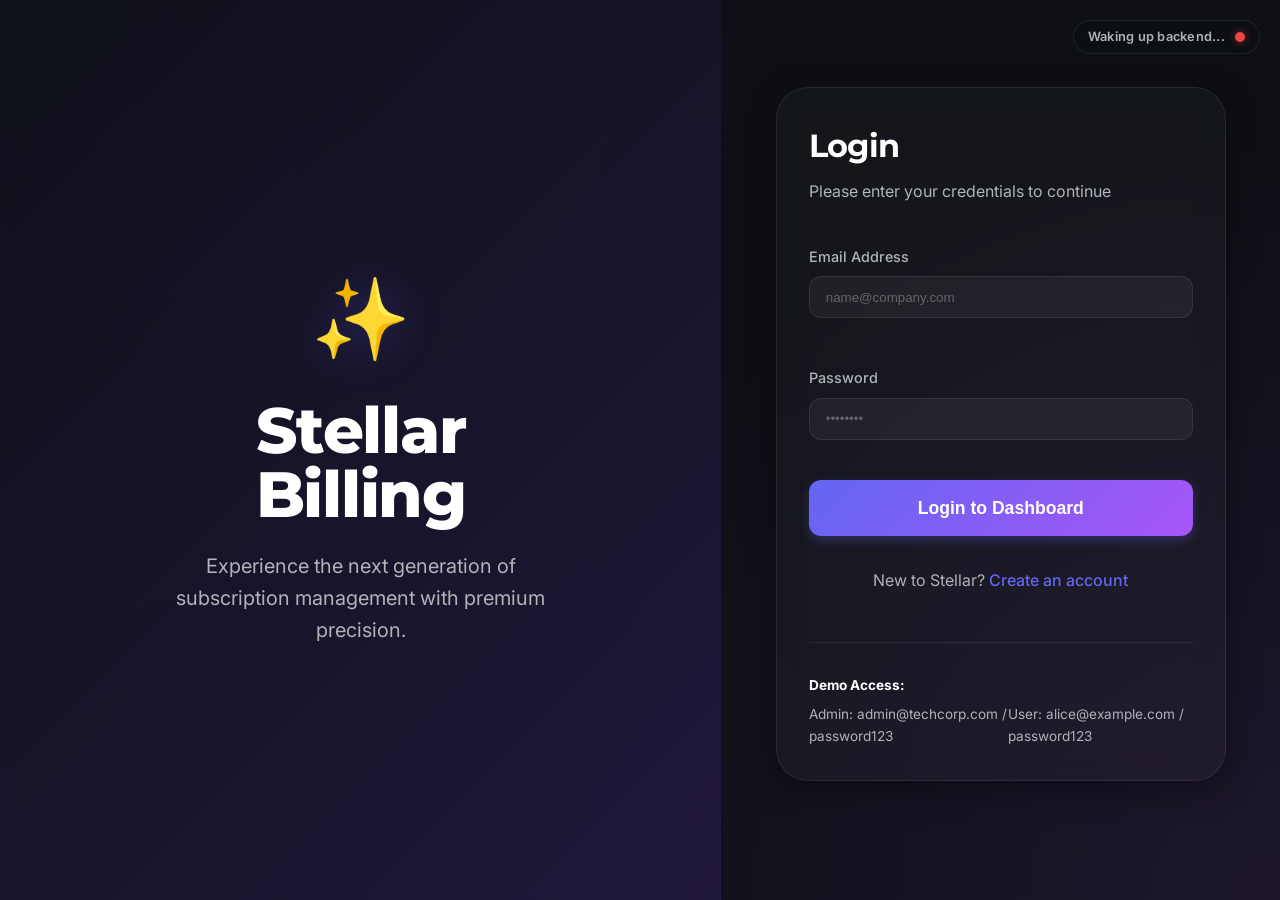
<file: frontend/user/dashboard.html>
<!DOCTYPE html>
<html lang="en">

<head>
    <meta charset="UTF-8">
    <meta name="viewport" content="width=device-width, initial-scale=1.0">
    <title>User Dashboard - Stellar Billing</title>
    <link rel="stylesheet" href="../style.css">
</head>

<body>
    <div class="dashboard-layout">
        <!-- Sidebar -->
        <aside class="sidebar" id="sidebar">
            <div class="sidebar-header">
                <span class="sidebar-title">Stellar</span>
                <button class="sidebar-toggle" onclick="toggleSidebar()" title="Toggle Sidebar">☰</button>
            </div>
            <nav class="sidebar-nav">
                <div class="nav-item active" id="tab-btn-market" onclick="switchTab('market')">
                    <span class="nav-text">Market</span>
                </div>
                <div class="nav-item" id="tab-btn-subs" onclick="switchTab('subs')">
                    <span class="nav-text">My Subscriptions</span>
                </div>
            </nav>
            <div class="sidebar-footer" style="padding: 1rem; border-top: 1px solid var(--card-border);">
                <div class="nav-item" onclick="logout()">
                    <span class="nav-text">Logout</span>
                </div>
            </div>
        </aside>

        <!-- Main Content -->
        <main class="main-content">
            <header class="flex-between" style="margin-bottom: 3rem;">
                <div>
                    <h1 id="welcomeMsg">User Dashboard</h1>
                    <p style="color: var(--text-secondary);">Manage your software & services subscriptions</p>
                </div>
                <div class="user-profile" style="display: flex; align-items: center; gap: 1rem;">
                    <span id="userName" style="font-weight: 600;">User</span>
                    <div
                        style="width: 44px; height: 44px; background: linear-gradient(135deg, var(--accent-primary), var(--accent-secondary)); color: white; border-radius: 14px; display: flex; align-items: center; justify-content: center; font-weight: 800; font-family: 'Montserrat'; box-shadow: 0 4px 12px var(--accent-glow);">
                        U</div>
                </div>
            </header>

            <!-- Market Tab -->
            <div id="tab-market" class="tab-content active">
                <div class="flex-between" style="margin-bottom: 2rem;">
                    <h2 style="font-size: 1.8rem;">Available Plans</h2>
                    <span style="color: var(--text-secondary); font-size: 0.9rem;">Explore our best offers</span>
                </div>
                <div id="availablePlans"
                    style="display: grid; grid-template-columns: repeat(auto-fill, minmax(300px, 1fr)); gap: 2rem;">
                    <!-- Plans injected here -->
                </div>
            </div>

            <!-- Subscriptions Tab -->
            <div id="tab-subs" class="tab-content">
                <div class="card" style="padding: 0;">
                    <div style="padding: 2rem; border-bottom: 1px solid var(--card-border);">
                        <h2 style="margin: 0;">My Subscriptions</h2>
                    </div>
                    <div id="mySubs" style="padding: 1rem;">
                        <p style="padding: 1rem; color: var(--text-secondary);">Loading your subscriptions...</p>
                    </div>
                </div>
            </div>
        </main>
    </div>

    <script src="../config.js"></script>
    <script>
        requireAuth('user');
        const user = getUser();
        document.getElementById('userName').textContent = user.name;
        document.getElementById('welcomeMsg').textContent = `Welcome, ${user.name.split(' ')[0]}!`;

        function toggleSidebar() {
            document.getElementById('sidebar').classList.toggle('retracted');
        }

        function switchTab(tabId) {
            // Update Tab Content
            document.querySelectorAll('.tab-content').forEach(tab => tab.classList.remove('active'));
            document.getElementById('tab-' + tabId).classList.add('active');

            // Update Nav Items
            document.querySelectorAll('.nav-item').forEach(item => item.classList.remove('active'));
            document.getElementById('tab-btn-' + tabId).classList.add('active');

            // Load data if needed
            if (tabId === 'subs') loadMySubs();
            if (tabId === 'market') loadPlans();
        }

        async function loadMySubs() {
            const container = document.getElementById('mySubs');
            try {
                const res = await fetch(`${API_URL}/subscriptions/?user_id=${user.id}`);
                if (!res.ok) throw new Error(`Failed to fetch subscriptions (${res.status} ${res.statusText})`);
                const subs = await res.json();

                if (subs.length === 0) {
                    container.innerHTML = '<p style="padding: 1rem; color: var(--text-secondary);">No subscriptions yet.</p>';
                    return;
                }

                container.innerHTML = `<table>
                    <thead>
                        <tr><th>Plan</th><th>Status</th><th>Renewal Date</th><th>Action</th></tr>
                    </thead>
                    <tbody>
                        ${subs.map(s => {
                    const isPending = s.status === 'pending';
                    const fallbackUrl = `https://ui-avatars.com/api/?name=${encodeURIComponent(s.plan_name || 'P')}&background=6366f1&color=fff`;

                    return `
                                <tr>
                                    <td>
                                        <div style="display: flex; align-items: center; gap: 1rem;">
                                            <img src="${s.image_url || fallbackUrl}" 
                                                 onerror="this.src='${fallbackUrl}'"
                                                 style="width: 48px; height: 48px; object-fit: cover; border-radius: 12px; border: 1px solid var(--card-border);">
                                            <strong style="color: white;">${s.plan_name || 'Plan #' + s.id}</strong>
                                        </div>
                                    </td>
                                    <td><span class="status-${s.status}">${s.status.toUpperCase()}</span></td>
                                    <td style="color: var(--text-secondary);">${s.end_date ? s.end_date.slice(0, 10) : '-'}</td>
                                    <td>
                                        <div style="display: flex; gap: 0.5rem; justify-content: flex-start;">
                                            ${isPending
                                ? `<a href="../payment/checkout.html?sub_id=${s.id}"><button style="padding: 0.5rem 1rem; font-size: 0.85rem;">Pay Now</button></a>`
                                : `<span style="color: rgba(255,255,255,0.2); display: flex; align-items: center; padding: 0.5rem 0;">${s.status === 'cancelled' ? 'Cancelled' : 'Complete'}</span>`}
                                            
                                            ${(s.status === 'pending' || s.status === 'active') 
                                ? `<button onclick="cancelSubscription(${s.id})" style="padding: 0.5rem 1rem; font-size: 0.85rem; background-color: transparent; border: 1px solid var(--danger); color: var(--danger);">Cancel</button>` : ''}
                                        </div>
                                    </td>
                                </tr>`;
                }).join('')}
                    </tbody>
                </table>`;
            } catch (err) {
                container.innerHTML = `<p style="color:var(--danger); padding: 1rem;">Error: ${err.message}</p>`;
            }
        }

        async function cancelSubscription(subId) {
            if (!confirm("Are you sure you want to cancel this subscription?")) return;
            try {
                const res = await fetch(`${API_URL}/subscriptions/${subId}/cancel`, {
                    method: 'PUT'
                });
                if (res.ok) {
                    loadMySubs(); // refresh list
                } else {
                    const data = await res.json();
                    alert("Failed to cancel: " + (data.detail || "Unknown error"));
                }
            } catch (err) {
                alert("Error: " + err.message);
            }
        }

        async function loadPlans() {
            const container = document.getElementById('availablePlans');
            try {
                const res = await fetch(`${API_URL}/plans/`);
                if (!res.ok) throw new Error("Failed to fetch plans");
                const plans = await res.json();

                container.innerHTML = plans.map(p => `
                    <div class="card" style="padding: 1rem; position: relative; overflow: hidden;">
                        <div style="position: absolute; top: -20px; right: -20px; width: 100px; height: 100px; background: var(--accent-glow); filter: blur(40px); opacity: 0.2; z-index: 0;"></div>
                        <img src="${p.image_url || 'https://via.placeholder.com/300'}" style="width: 100%; height: 180px; object-fit: cover; border-radius: 16px; margin-bottom: 1.5rem; border: 1px solid var(--card-border); position: relative; z-index: 1;">
                        <h3 style="margin: 0.5rem 0; color: white; position: relative; z-index: 1;">${p.plan_name}</h3>
                        <p style="color: var(--text-secondary); font-size: 0.9rem; margin-bottom: 1rem; position: relative; z-index: 1; height: 3.6rem; overflow: hidden; display: -webkit-box; -webkit-line-clamp: 3; -webkit-box-orient: vertical;">${p.description || ''}</p>
                        <div style="display: flex; align-items: baseline; gap: 0.25rem; margin: 1rem 0; position: relative; z-index: 1;">
                            <span style="font-size: 2.5rem; font-weight: 800; color: var(--accent-primary);">₹${p.price}</span>
                            <span style="color: var(--text-secondary); font-size: 0.9rem;"> / ${p.duration_days} Days</span>
                        </div>
                        <button style="width: 100%; margin-top: 1rem; position: relative; z-index: 1;" onclick="subscribe(${p.id})">Subscribe Now</button>
                    </div>
                `).join('');
            } catch (err) {
                container.innerHTML = `<p style="color:var(--danger)">Error: ${err.message}</p>`;
            }
        }

        async function subscribe(planId) {
            try {
                const res = await fetch(`${API_URL}/subscriptions/`, {
                    method: 'POST',
                    headers: { 'Content-Type': 'application/json' },
                    body: JSON.stringify({
                        user_id: user.id,
                        plan_id: planId
                    })
                });

                if (res.ok) {
                    const sub = await res.json();
                    window.location.href = `../payment/checkout.html?sub_id=${sub.id}`;
                } else {
                    alert("Failed to subscribe");
                }
            } catch (err) {
                alert(err.message);
            }
        }

        // Initial Load
        loadPlans();
    </script>
</body>

</html>
</file>
<file: frontend/style.css>
@import url('https://fonts.googleapis.com/css2?family=Inter:wght@300;400;500;600;700&family=Montserrat:wght@600;700;800&display=swap');

:root {
    --bg-color: #0d0f14;
    --card-bg: rgba(255, 255, 255, 0.03);
    --card-border: rgba(255, 255, 255, 0.08);
    --text-primary: #ffffff;
    --text-secondary: #b0b3b8;
    --accent-primary: #6366f1;
    /* Indigo */
    --accent-secondary: #a855f7;
    /* Violet */
    --accent-glow: rgba(99, 102, 241, 0.3);
    --sidebar-bg: rgba(13, 15, 20, 0.95);
    --success: #10b981;
    --warning: #f59e0b;
    --danger: #ef4444;
    --glass-blur: blur(16px);
}

* {
    box-sizing: border-box;
    margin: 0;
    padding: 0;
}

body {
    font-family: 'Inter', sans-serif;
    background-color: var(--bg-color);
    background-image:
        radial-gradient(circle at 0% 0%, rgba(99, 102, 241, 0.1) 0%, transparent 50%),
        radial-gradient(circle at 100% 100%, rgba(168, 85, 247, 0.1) 0%, transparent 50%);
    color: var(--text-primary);
    line-height: 1.6;
    min-height: 100vh;
}

h1,
h2,
h3 {
    font-family: 'Montserrat', sans-serif;
    letter-spacing: -0.02em;
}

/* Glassmorphism Card */
.card {
    background: var(--card-bg);
    backdrop-filter: var(--glass-blur);
    -webkit-backdrop-filter: var(--glass-blur);
    border: 1px solid var(--card-border);
    border-radius: 24px;
    padding: 2rem;
    box-shadow: 0 8px 32px 0 rgba(0, 0, 0, 0.37);
    margin-bottom: 2rem;
    transition: transform 0.3s ease, border-color 0.3s ease;
}

.card:hover {
    border-color: rgba(255, 255, 255, 0.15);
}

/* Premium Buttons */
button {
    background: linear-gradient(135deg, var(--accent-primary), var(--accent-secondary));
    color: white;
    border: none;
    padding: 0.8rem 1.5rem;
    border-radius: 12px;
    font-weight: 600;
    cursor: pointer;
    transition: all 0.3s cubic-bezier(0.4, 0, 0.2, 1);
    box-shadow: 0 4px 12px var(--accent-glow);
    display: flex;
    align-items: center;
    justify-content: center;
    gap: 0.5rem;
}

button:hover {
    transform: translateY(-2px);
    box-shadow: 0 8px 24px var(--accent-glow);
    filter: brightness(1.1);
}

button.secondary {
    background: rgba(255, 255, 255, 0.05);
    border: 1px solid var(--card-border);
    box-shadow: none;
}

button.secondary:hover {
    background: rgba(255, 255, 255, 0.1);
}

/* Inputs with soft glow */
input {
    background: rgba(255, 255, 255, 0.05);
    border: 1px solid var(--card-border);
    border-radius: 12px;
    padding: 0.8rem 1rem;
    color: white;
    width: 100%;
    margin-bottom: 1.5rem;
    transition: all 0.3s ease;
}

input:focus {
    outline: none;
    border-color: var(--accent-primary);
    background: rgba(255, 255, 255, 0.08);
    box-shadow: 0 0 0 4px var(--accent-glow);
}

input::placeholder {
    color: rgba(255, 255, 255, 0.3);
}

label {
    display: block;
    margin-bottom: 0.5rem;
    font-size: 0.9rem;
    font-weight: 500;
    color: var(--text-secondary);
}

/* Table Redesign */
table {
    width: 100%;
    border-collapse: separate;
    border-spacing: 0 0.5rem;
}

th {
    text-align: left;
    padding: 1rem;
    color: var(--text-secondary);
    font-weight: 500;
    font-size: 0.85rem;
    text-transform: uppercase;
    letter-spacing: 0.05em;
}

td {
    padding: 1.2rem 1rem;
    background: rgba(255, 255, 255, 0.02);
    border-top: 1px solid var(--card-border);
    border-bottom: 1px solid var(--card-border);
}

td:first-child {
    border-left: 1px solid var(--card-border);
    border-top-left-radius: 12px;
    border-bottom-left-radius: 12px;
}

td:last-child {
    border-right: 1px solid var(--card-border);
    border-top-right-radius: 12px;
    border-bottom-right-radius: 12px;
}

/* Status Badges */
[class^="status-"] {
    padding: 0.4rem 0.8rem;
    border-radius: 99px;
    font-size: 0.75rem;
    font-weight: 700;
    text-transform: uppercase;
}

.status-active,
.status-paid,
.status-success {
    background: rgba(16, 185, 129, 0.1);
    color: var(--success);
}

.status-pending {
    background: rgba(245, 158, 11, 0.1);
    color: var(--warning);
}

.status-expired,
.status-failed {
    background: rgba(239, 68, 68, 0.1);
    color: var(--danger);
}

/* Sidebar Layout Overhaul */
.dashboard-layout {
    display: flex;
    height: 100vh;
    overflow: hidden;
}

.sidebar {
    width: 280px;
    background: var(--sidebar-bg);
    border-right: 1px solid var(--card-border);
    display: flex;
    flex-direction: column;
    transition: width 0.3s cubic-bezier(0.4, 0, 0.2, 1);
    z-index: 100;
}

.sidebar.retracted {
    width: 80px;
}

.sidebar-header {
    padding: 2rem;
    display: flex;
    align-items: center;
    justify-content: space-between;
}

.sidebar-title {
    font-family: 'Montserrat', sans-serif;
    font-weight: 800;
    font-size: 1.5rem;
    background: linear-gradient(to right, #fff, #b0b3b8);
    -webkit-background-clip: text;
    background-clip: text;
    -webkit-text-fill-color: transparent;
}

.sidebar-toggle {
    background: rgba(255, 255, 255, 0.05);
    border: none;
    padding: 0.5rem;
    border-radius: 8px;
    color: white;
    cursor: pointer;
    box-shadow: none;
}

.sidebar-nav {
    flex-grow: 1;
    padding: 1rem;
}

.nav-item {
    display: flex;
    align-items: center;
    padding: 1rem;
    border-radius: 12px;
    margin-bottom: 0.5rem;
    transition: all 0.2s ease;
    cursor: pointer;
    color: var(--text-secondary);
}

.nav-item:hover {
    background: rgba(255, 255, 255, 0.05);
    color: white;
}

.nav-item.active {
    background: rgba(99, 102, 241, 0.1);
    color: var(--accent-primary);
    position: relative;
}

.nav-item.active::after {
    content: '';
    position: absolute;
    right: 0;
    width: 4px;
    height: 20px;
    background: var(--accent-primary);
    border-radius: 4px 0 0 4px;
}

.nav-icon {
    font-size: 1.2rem;
    width: 24px;
    margin-right: 1rem;
}

.sidebar.retracted .nav-text,
.sidebar.retracted .sidebar-title {
    display: none;
}

.sidebar.retracted .nav-item {
    justify-content: center;
}

.sidebar.retracted .nav-icon {
    margin-right: 0;
}

/* Main Content */
.main-content {
    flex-grow: 1;
    padding: 3rem;
    overflow-y: auto;
    background: transparent;
}

header h1 {
    font-size: 2.5rem;
    margin-bottom: 0.5rem;
}

.user-profile {
    background: var(--card-bg);
    padding: 0.5rem 1rem;
    border-radius: 16px;
    border: 1px solid var(--card-border);
}

/* Links */
a {
    color: var(--accent-primary);
    text-decoration: none;
    font-weight: 500;
}

a:hover {
    text-decoration: underline;
}

/* Animations */
@keyframes fadeIn {
    from {
        opacity: 0;
        transform: translateY(10px);
    }

    to {
        opacity: 1;
        transform: translateY(0);
    }
}

.tab-content {
    display: none;
}

.tab-content.active {
    display: block;
    animation: fadeIn 0.4s ease forwards;
}

/* Utilities */
.flex-between {
    display: flex;
    justify-content: space-between;
    align-items: center;
}
</file>
